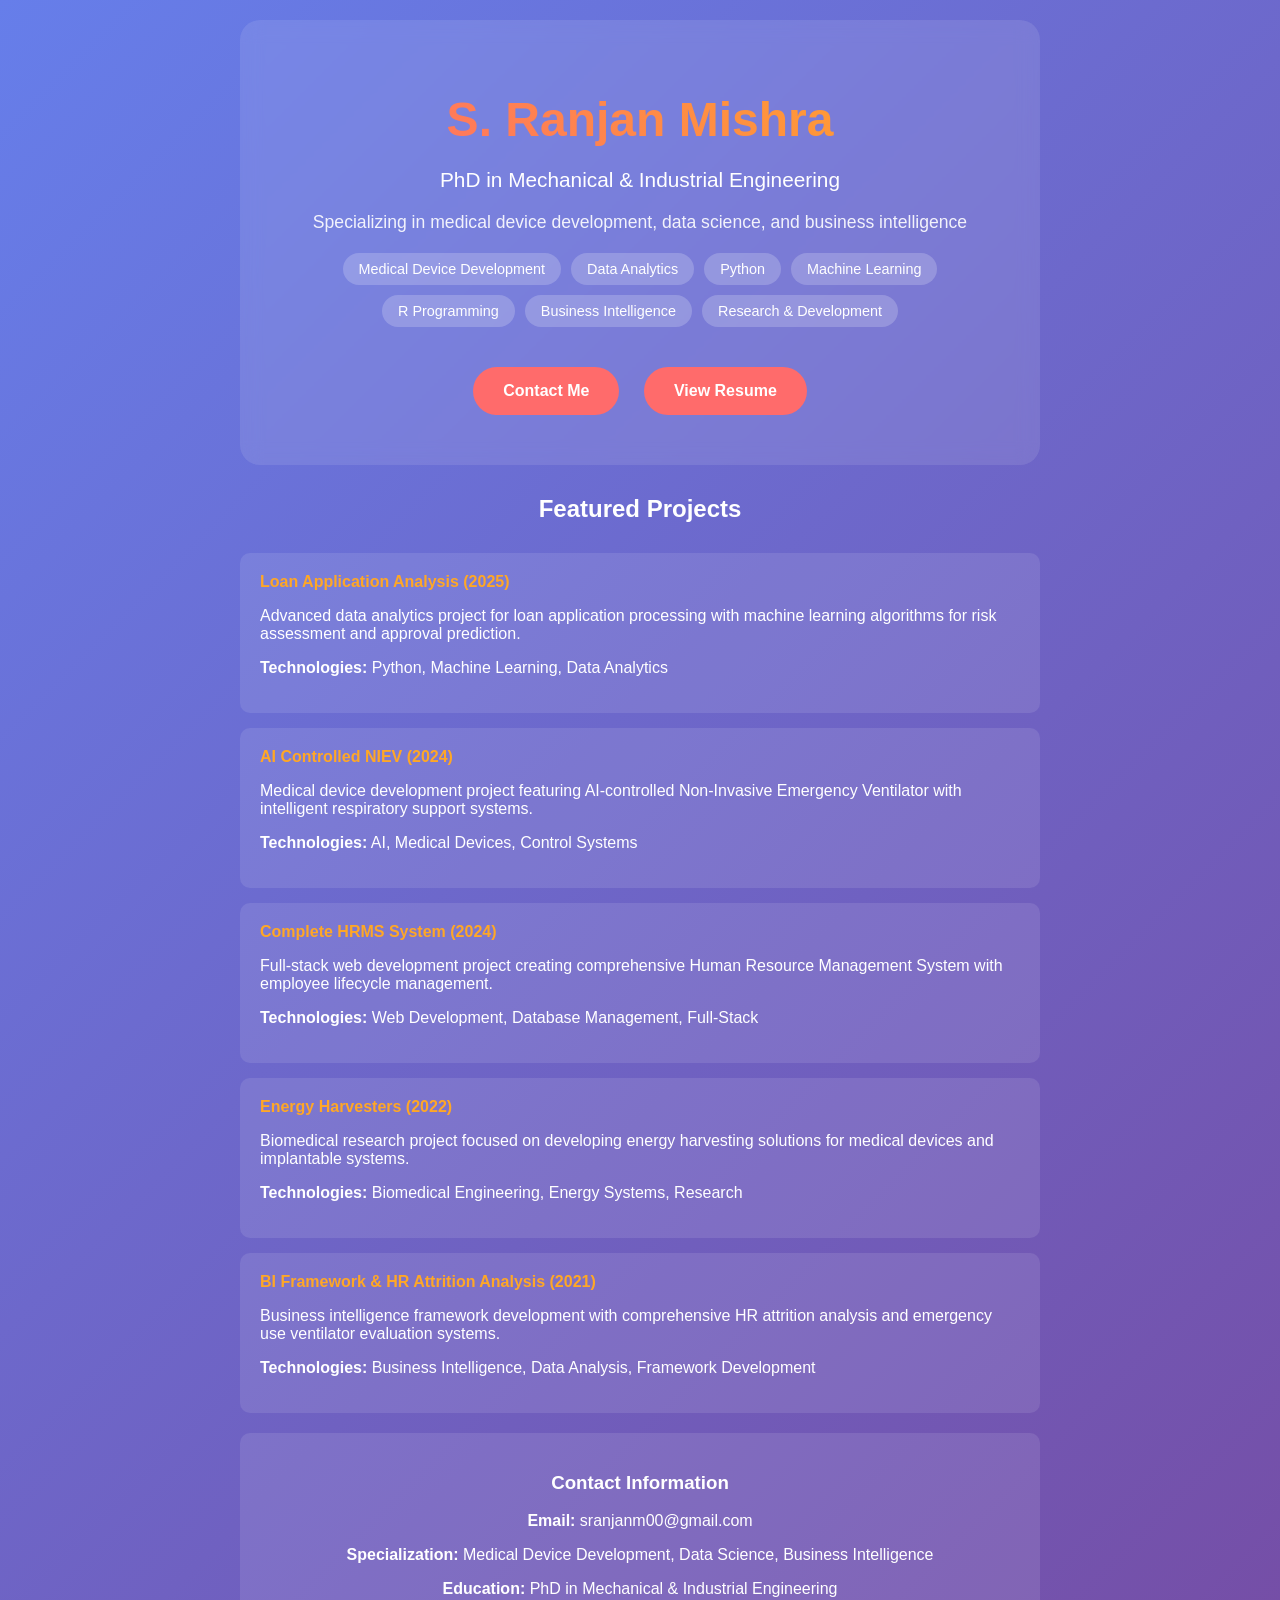
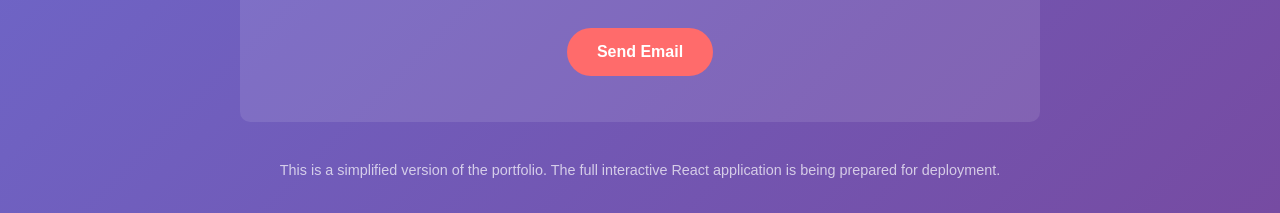
<file: docs/index.html>
<!DOCTYPE html>
<html lang="en" class="dark">
<head>
    <meta charset="UTF-8">
    <meta name="viewport" content="width=device-width, initial-scale=1.0">
    <title>S. Ranjan Mishra - Portfolio</title>
    <meta name="description" content="Portfolio of S. Ranjan Mishra - PhD in Mechanical & Industrial Engineering specializing in medical device development, data science, and business intelligence.">
    <style>
        body {
            font-family: -apple-system, BlinkMacSystemFont, 'Segoe UI', Roboto, sans-serif;
            margin: 0;
            padding: 20px;
            background: linear-gradient(135deg, #667eea 0%, #764ba2 100%);
            color: white;
            min-height: 100vh;
        }
        .container {
            max-width: 800px;
            margin: 0 auto;
            text-align: center;
        }
        .card {
            background: rgba(255,255,255,0.1);
            padding: 40px;
            border-radius: 20px;
            backdrop-filter: blur(10px);
            margin-bottom: 30px;
        }
        h1 {
            font-size: 3rem;
            margin-bottom: 20px;
            background: linear-gradient(45deg, #ff6b6b, #ffa726);
            -webkit-background-clip: text;
            -webkit-text-fill-color: transparent;
            background-clip: text;
        }
        .btn {
            display: inline-block;
            padding: 15px 30px;
            background: #ff6b6b;
            color: white;
            text-decoration: none;
            border-radius: 50px;
            margin: 10px;
            font-weight: bold;
            transition: transform 0.3s ease;
        }
        .btn:hover {
            transform: translateY(-2px);
        }
        .skills {
            display: flex;
            flex-wrap: wrap;
            gap: 10px;
            justify-content: center;
            margin: 20px 0;
        }
        .skill {
            background: rgba(255,255,255,0.2);
            padding: 8px 16px;
            border-radius: 20px;
            font-size: 0.9rem;
        }
        .projects {
            text-align: left;
            margin-top: 30px;
        }
        .project {
            background: rgba(255,255,255,0.1);
            padding: 20px;
            border-radius: 10px;
            margin-bottom: 15px;
        }
        .project-title {
            font-weight: bold;
            color: #ffa726;
            margin-bottom: 5px;
        }
        .contact-info {
            background: rgba(255,255,255,0.1);
            padding: 20px;
            border-radius: 10px;
            margin-top: 20px;
        }
    </style>
</head>
<body>
    <div class="container">
        <div class="card">
            <h1>S. Ranjan Mishra</h1>
            <p style="font-size: 1.3rem; margin-bottom: 20px;">
                PhD in Mechanical & Industrial Engineering
            </p>
            <p style="font-size: 1.1rem; opacity: 0.9;">
                Specializing in medical device development, data science, and business intelligence
            </p>
            
            <div class="skills">
                <span class="skill">Medical Device Development</span>
                <span class="skill">Data Analytics</span>
                <span class="skill">Python</span>
                <span class="skill">Machine Learning</span>
                <span class="skill">R Programming</span>
                <span class="skill">Business Intelligence</span>
                <span class="skill">Research & Development</span>
            </div>
            
            <div style="margin-top: 30px;">
                <a href="mailto:sranjanm00@gmail.com?subject=Portfolio Contact&body=Hello S. Ranjan," class="btn">Contact Me</a>
                <a href="./attached_assets/S_Ranjan_Mishra_Full CV_1751108505973.pdf" target="_blank" class="btn">View Resume</a>
            </div>
        </div>

        <div class="projects">
            <h2 style="text-align: center; margin-bottom: 30px;">Featured Projects</h2>
            
            <div class="project">
                <div class="project-title">Loan Application Analysis (2025)</div>
                <p>Advanced data analytics project for loan application processing with machine learning algorithms for risk assessment and approval prediction.</p>
                <p><strong>Technologies:</strong> Python, Machine Learning, Data Analytics</p>
            </div>
            
            <div class="project">
                <div class="project-title">AI Controlled NIEV (2024)</div>
                <p>Medical device development project featuring AI-controlled Non-Invasive Emergency Ventilator with intelligent respiratory support systems.</p>
                <p><strong>Technologies:</strong> AI, Medical Devices, Control Systems</p>
            </div>
            
            <div class="project">
                <div class="project-title">Complete HRMS System (2024)</div>
                <p>Full-stack web development project creating comprehensive Human Resource Management System with employee lifecycle management.</p>
                <p><strong>Technologies:</strong> Web Development, Database Management, Full-Stack</p>
            </div>
            
            <div class="project">
                <div class="project-title">Energy Harvesters (2022)</div>
                <p>Biomedical research project focused on developing energy harvesting solutions for medical devices and implantable systems.</p>
                <p><strong>Technologies:</strong> Biomedical Engineering, Energy Systems, Research</p>
            </div>
            
            <div class="project">
                <div class="project-title">BI Framework & HR Attrition Analysis (2021)</div>
                <p>Business intelligence framework development with comprehensive HR attrition analysis and emergency use ventilator evaluation systems.</p>
                <p><strong>Technologies:</strong> Business Intelligence, Data Analysis, Framework Development</p>
            </div>
        </div>

        <div class="contact-info">
            <h3>Contact Information</h3>
            <p><strong>Email:</strong> sranjanm00@gmail.com</p>
            <p><strong>Specialization:</strong> Medical Device Development, Data Science, Business Intelligence</p>
            <p><strong>Education:</strong> PhD in Mechanical & Industrial Engineering</p>
            <p style="margin-top: 20px;">
                <a href="mailto:sranjanm00@gmail.com?subject=Portfolio Inquiry&body=Hello S. Ranjan,%0A%0AI found your portfolio and would like to discuss..." class="btn">Send Email</a>
            </p>
        </div>
        
        <div style="margin-top: 40px; opacity: 0.7; font-size: 0.9rem;">
            <p>This is a simplified version of the portfolio. The full interactive React application is being prepared for deployment.</p>
        </div>
    </div>
</body>
</html>
</file>
